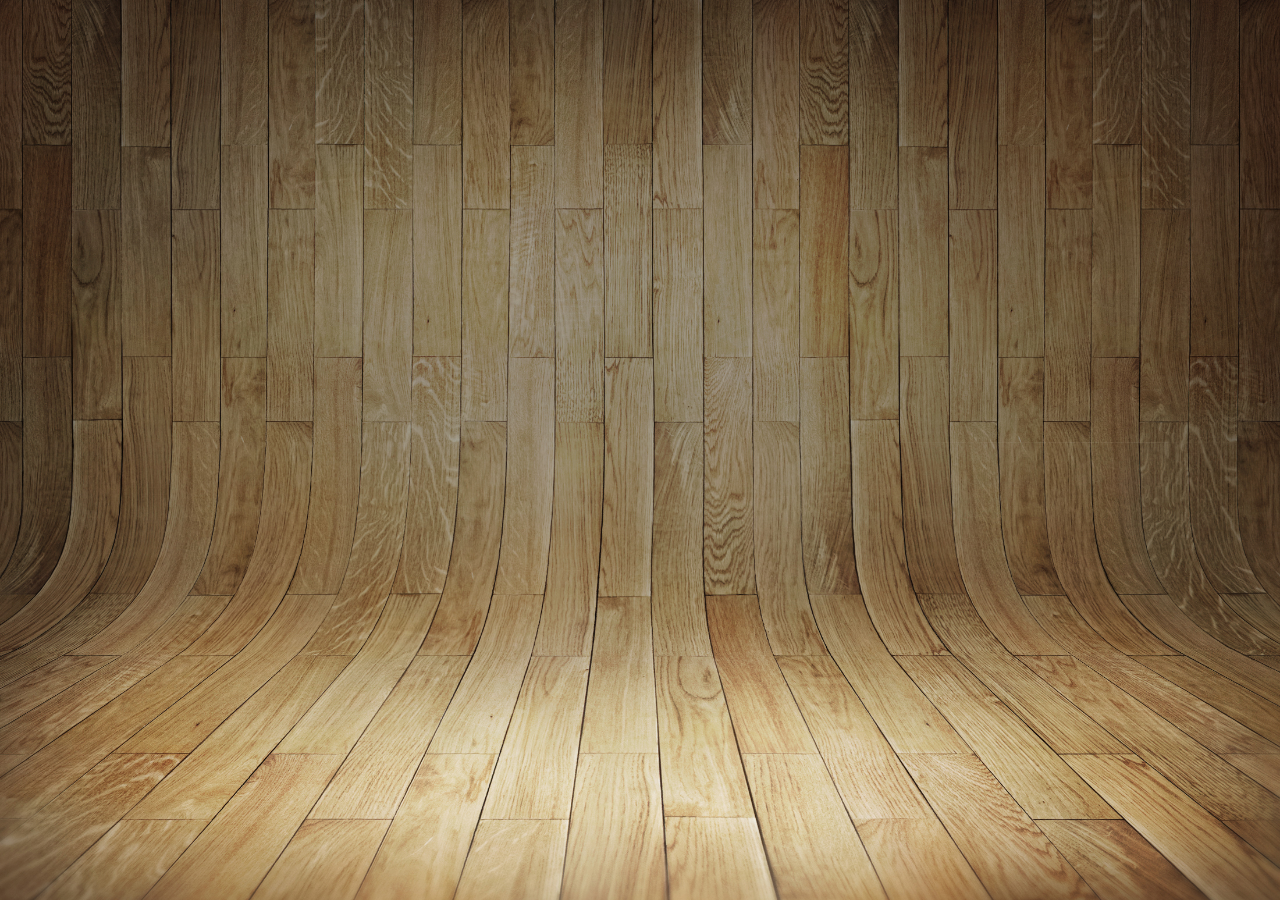
<file: index.html>
<!DOCTYPE html>
<html lang="pt-br">
<head>
    <meta charset="UTF-8">
    <meta name="viewport" content="width=device-width, initial-scale=1.0">
    <title>Projeto redes sociais</title>
    <link rel="shortcut icon" href="pacote-d013/favicon.ico" type="image/x-icon">
    <link rel="stylesheet" href="estilo/style.css">
</head>
<body>
    
</body>
</html>
</file>
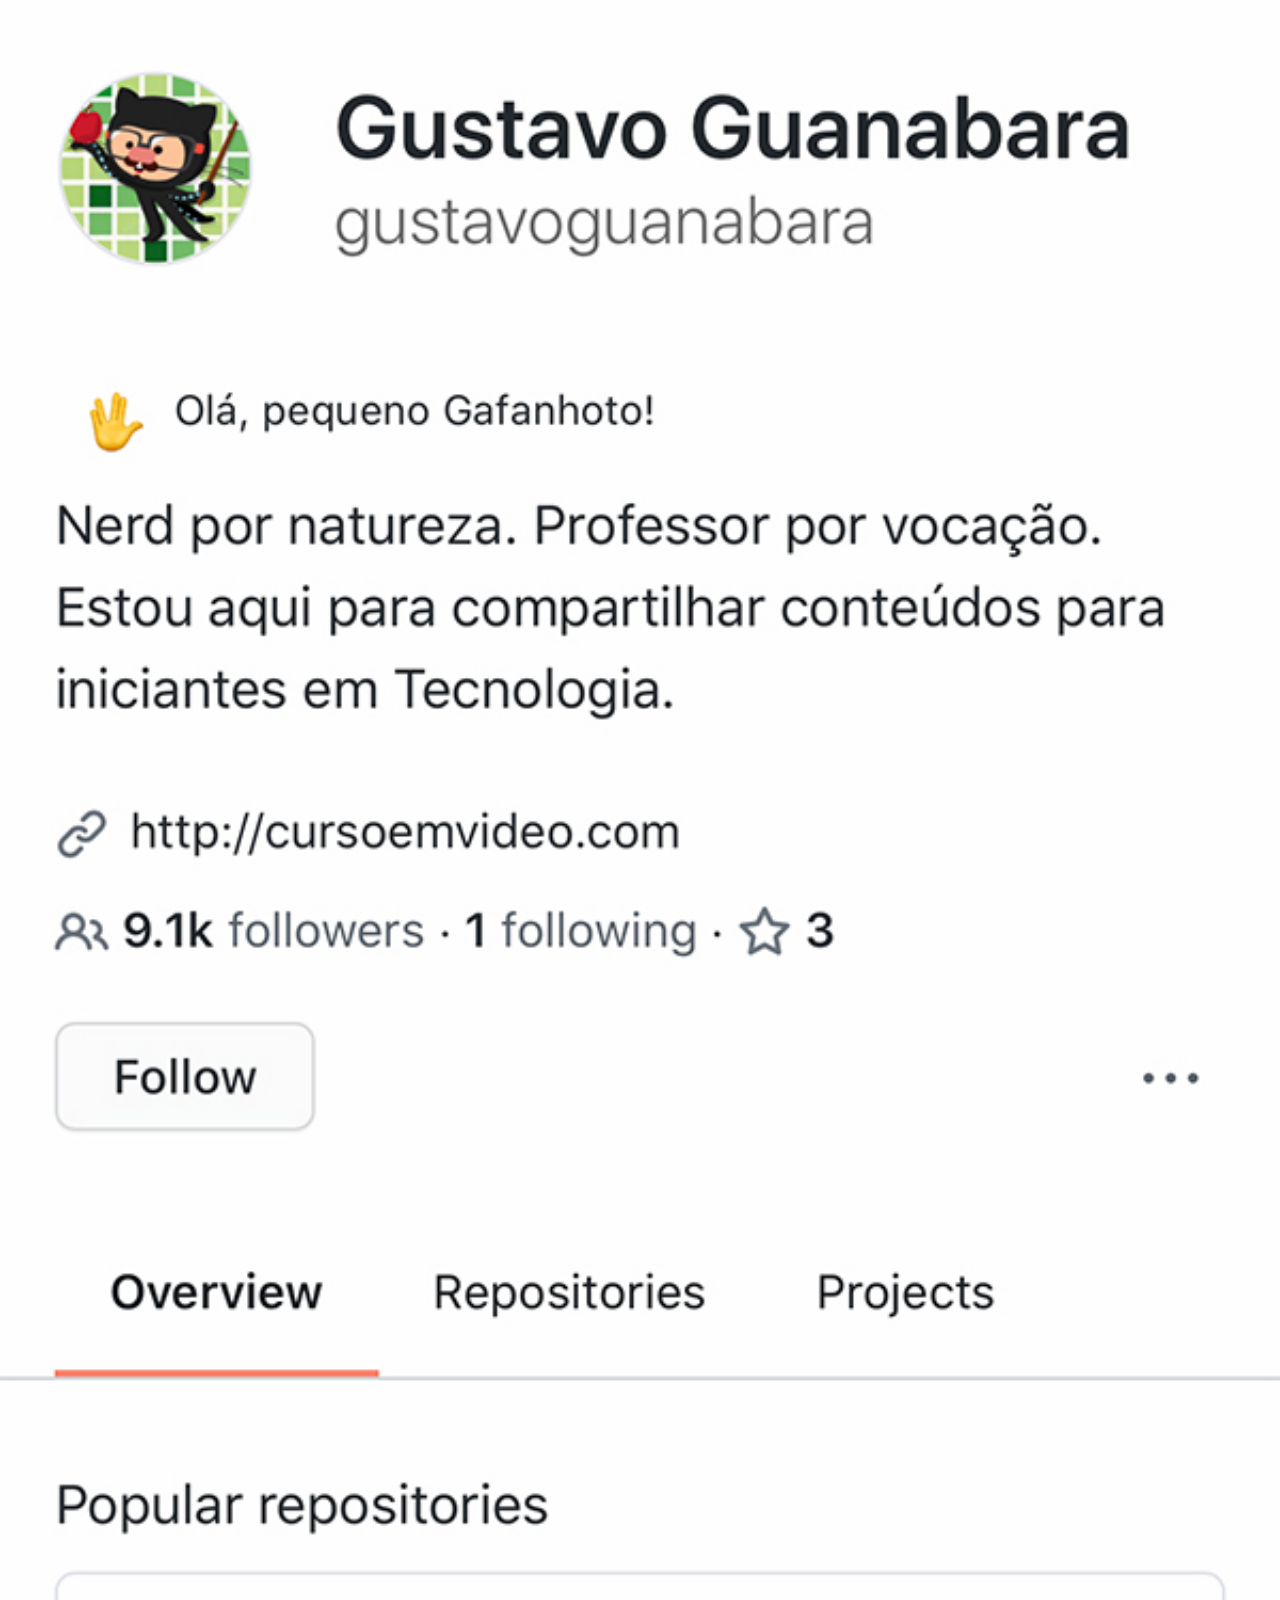
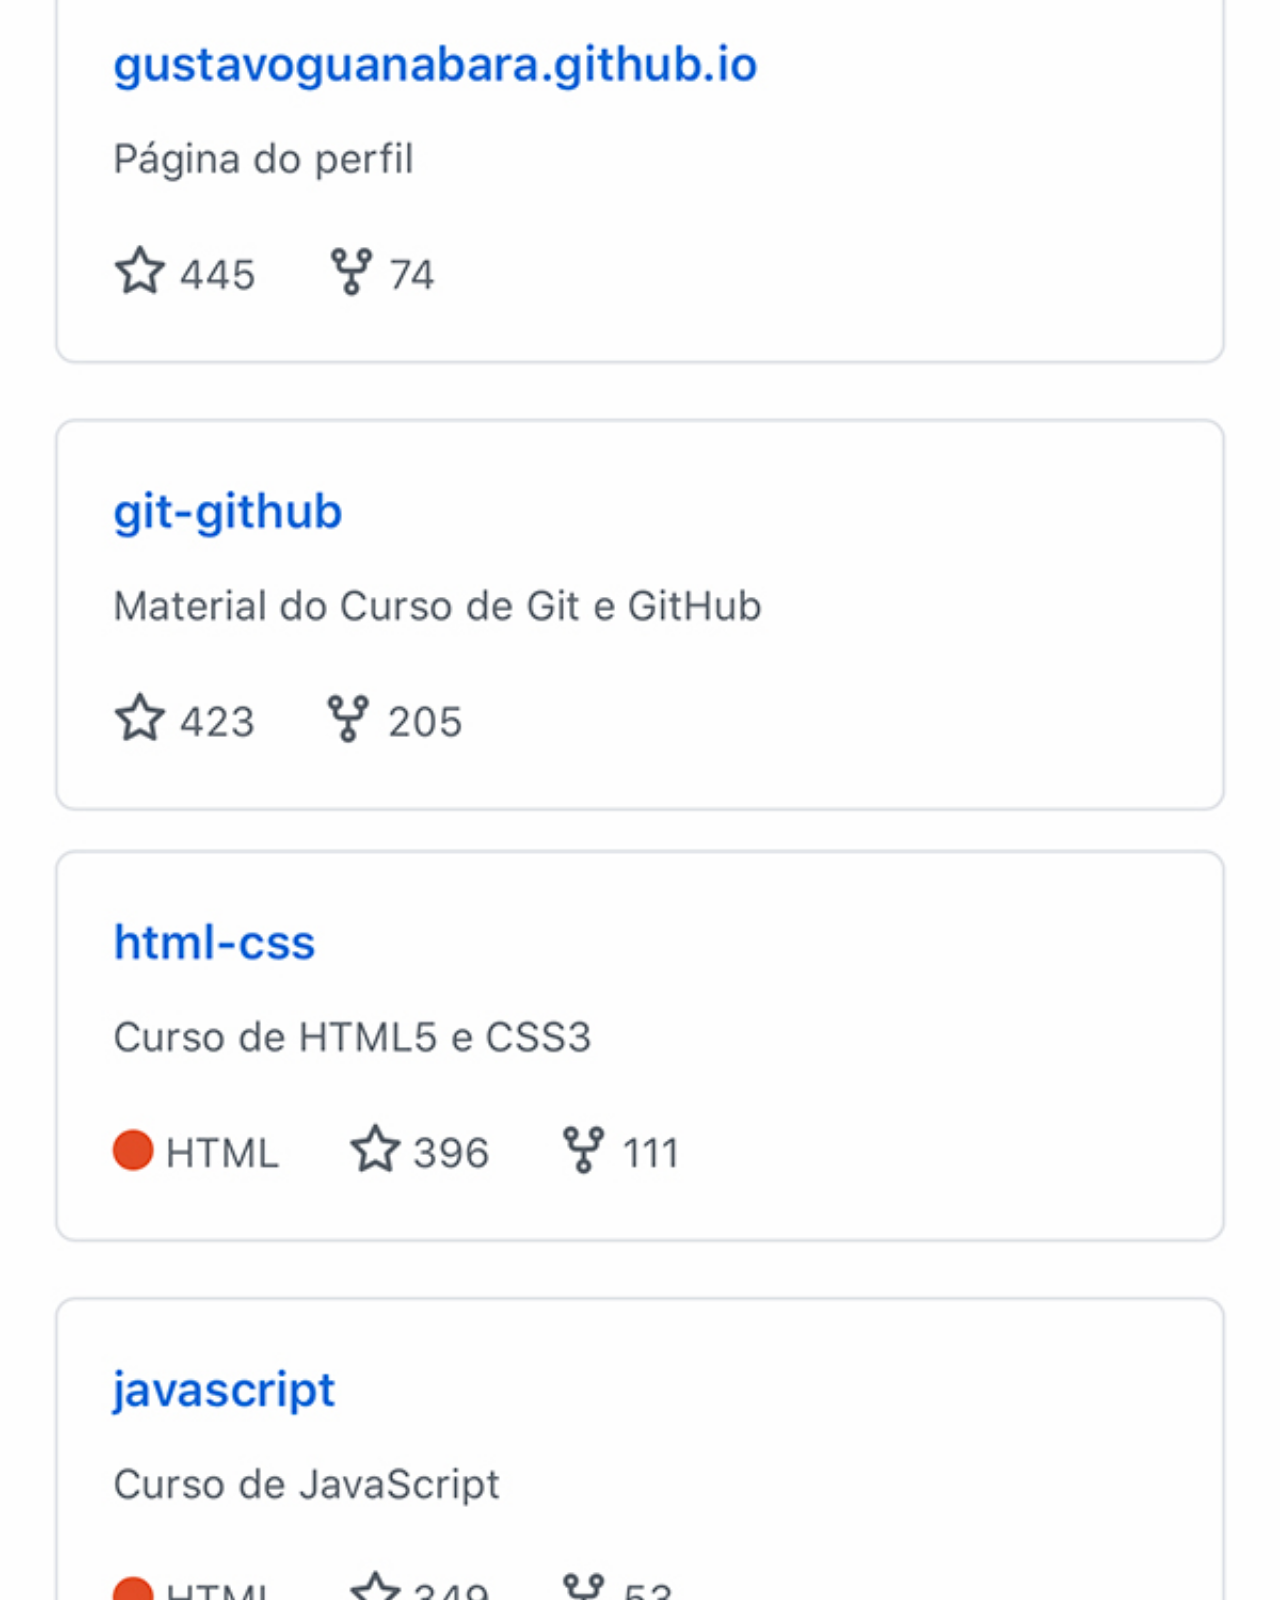
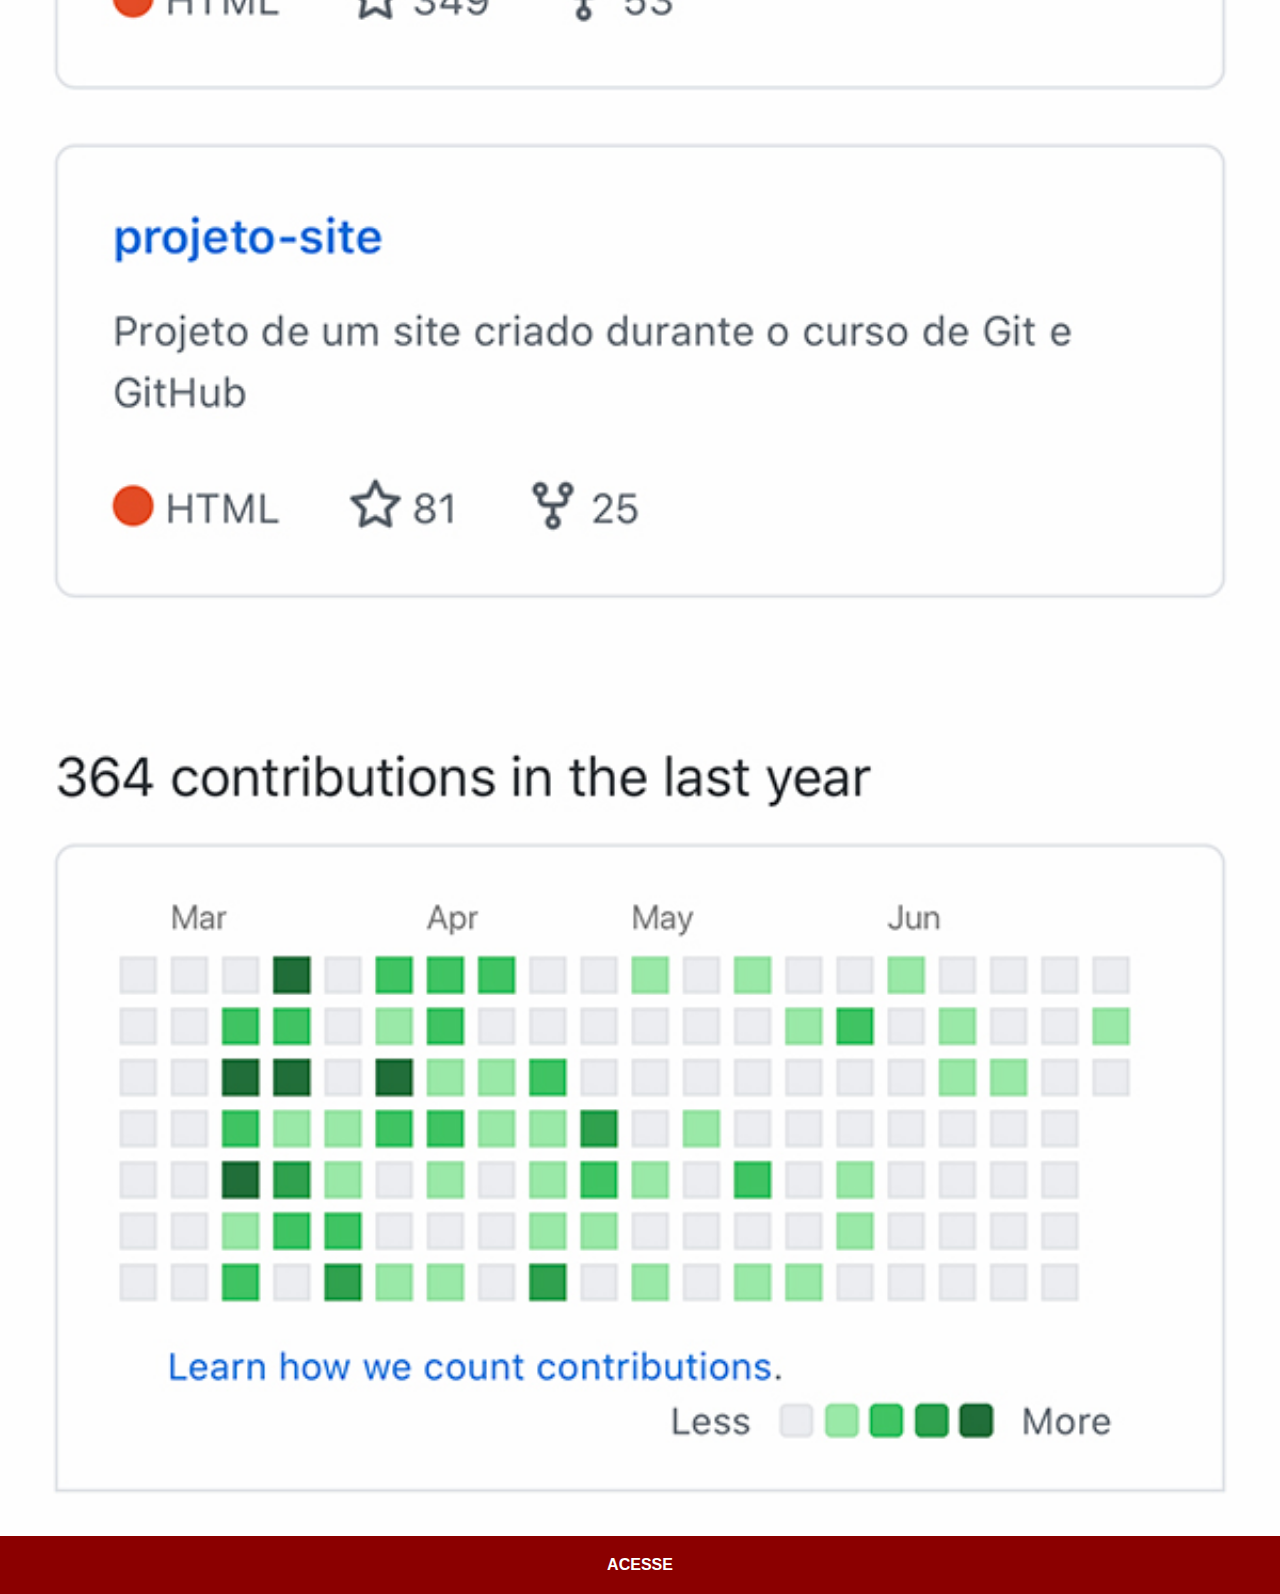
<file: github.html>
<!DOCTYPE html>
<html lang="pt-br">
<head>
    <meta charset="UTF-8">
    <meta name="viewport" content="width=device-width, initial-scale=1.0">
    <title>Github</title>
    <link rel="stylesheet" href="estilo/socials.css">
</head>
<body>
    <img src="pacote-d013/imagens/tela-github.jpg" alt="tela github">
    <a href="https://github.com/gustavoguanabara" target="_blank">ACESSE</a>
</body>
</html>
</file>
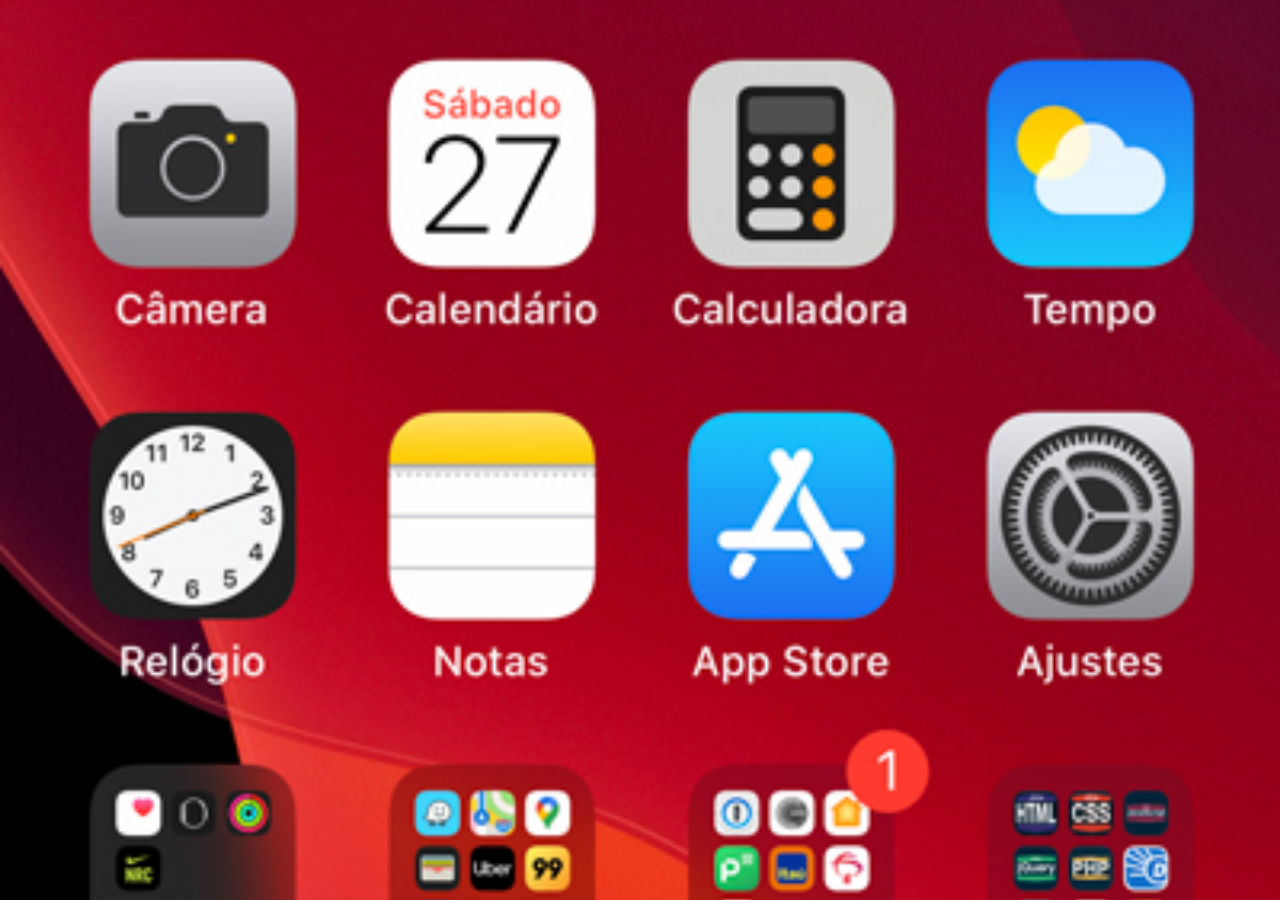
<file: home.html>
<!DOCTYPE html>
<html lang="pt-br">
<head>
    <meta charset="UTF-8">
    <meta name="viewport" content="width=device-width, initial-scale=1.0">
    <title>Home</title>
    <style>
        *{
            margin: 0;
            padding: 0;
        }

        body{
            height: 100vh;
            width: 100vw;
            background: black url('pacote-d013/imagens/tela-home.jpg') no-repeat top center;
            background-size: cover;
        }
    </style>
</head>
<body>
    
</body>
</html>
</file>
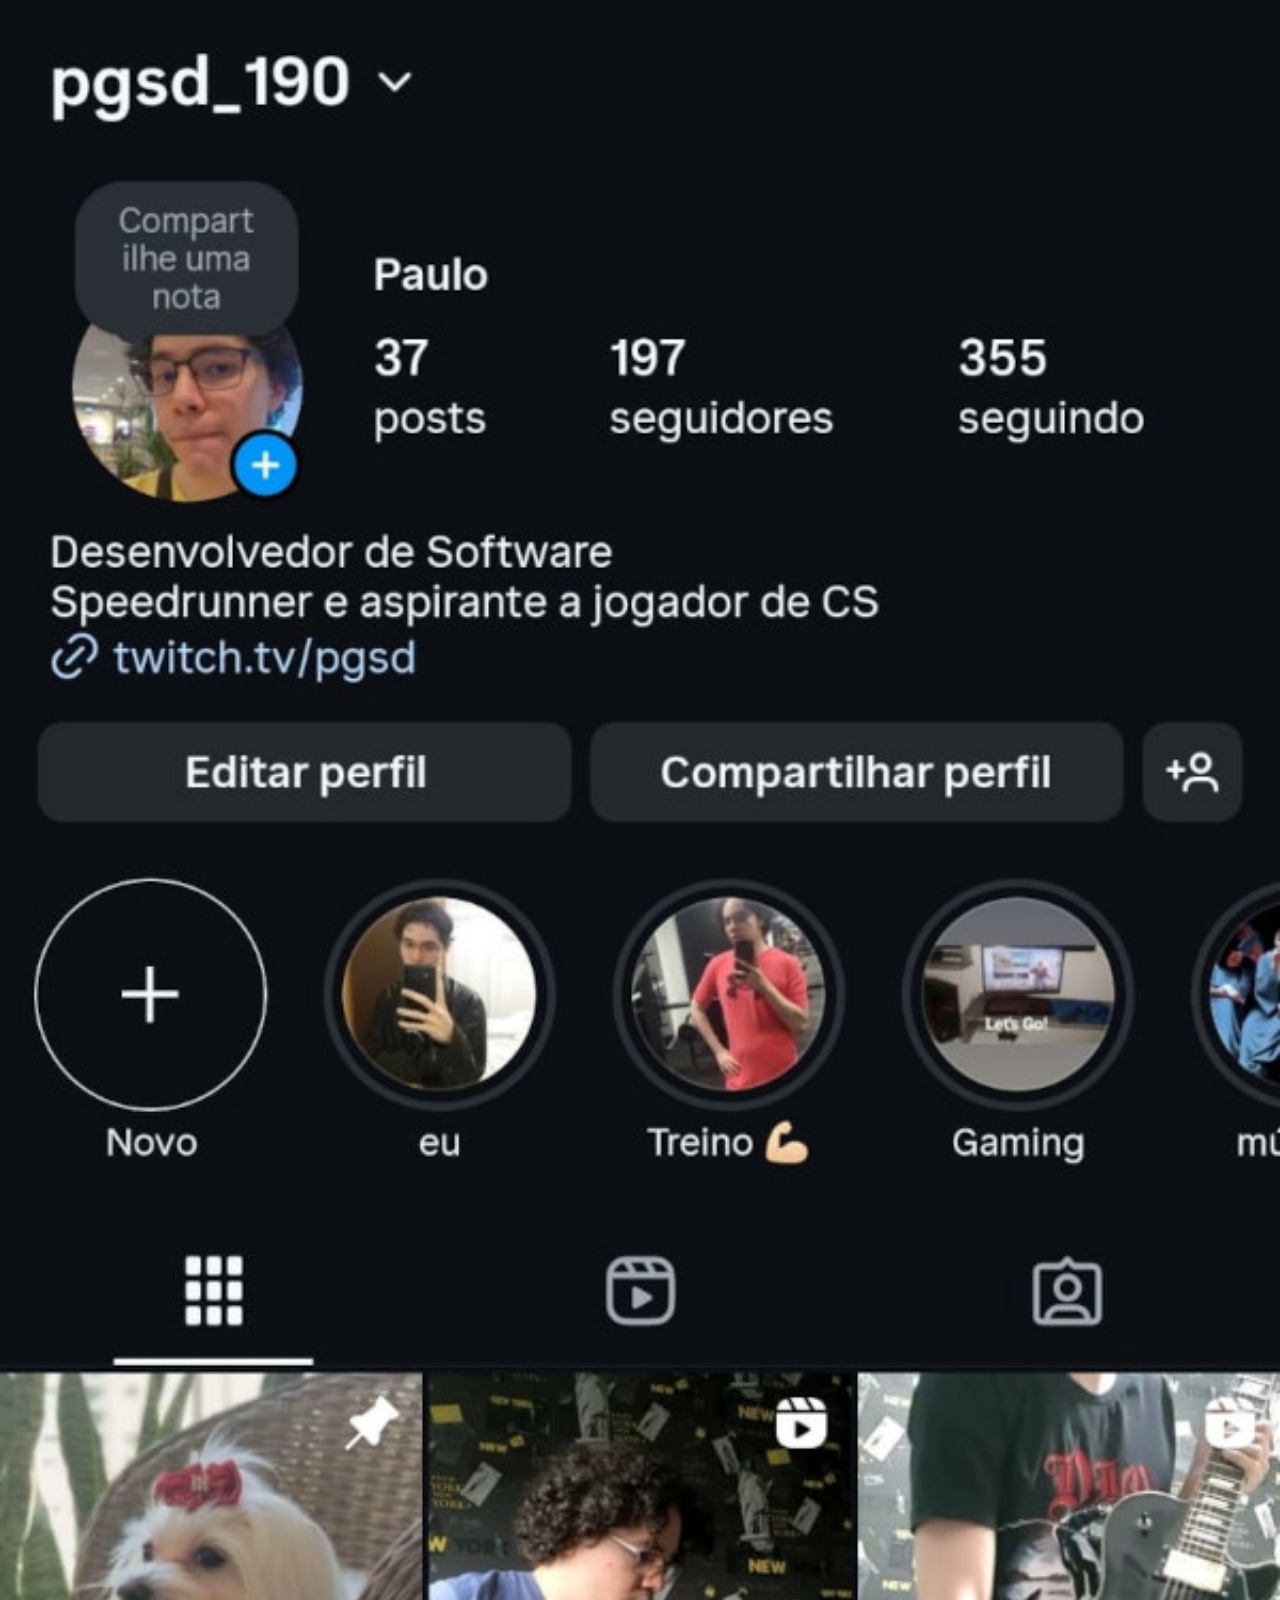
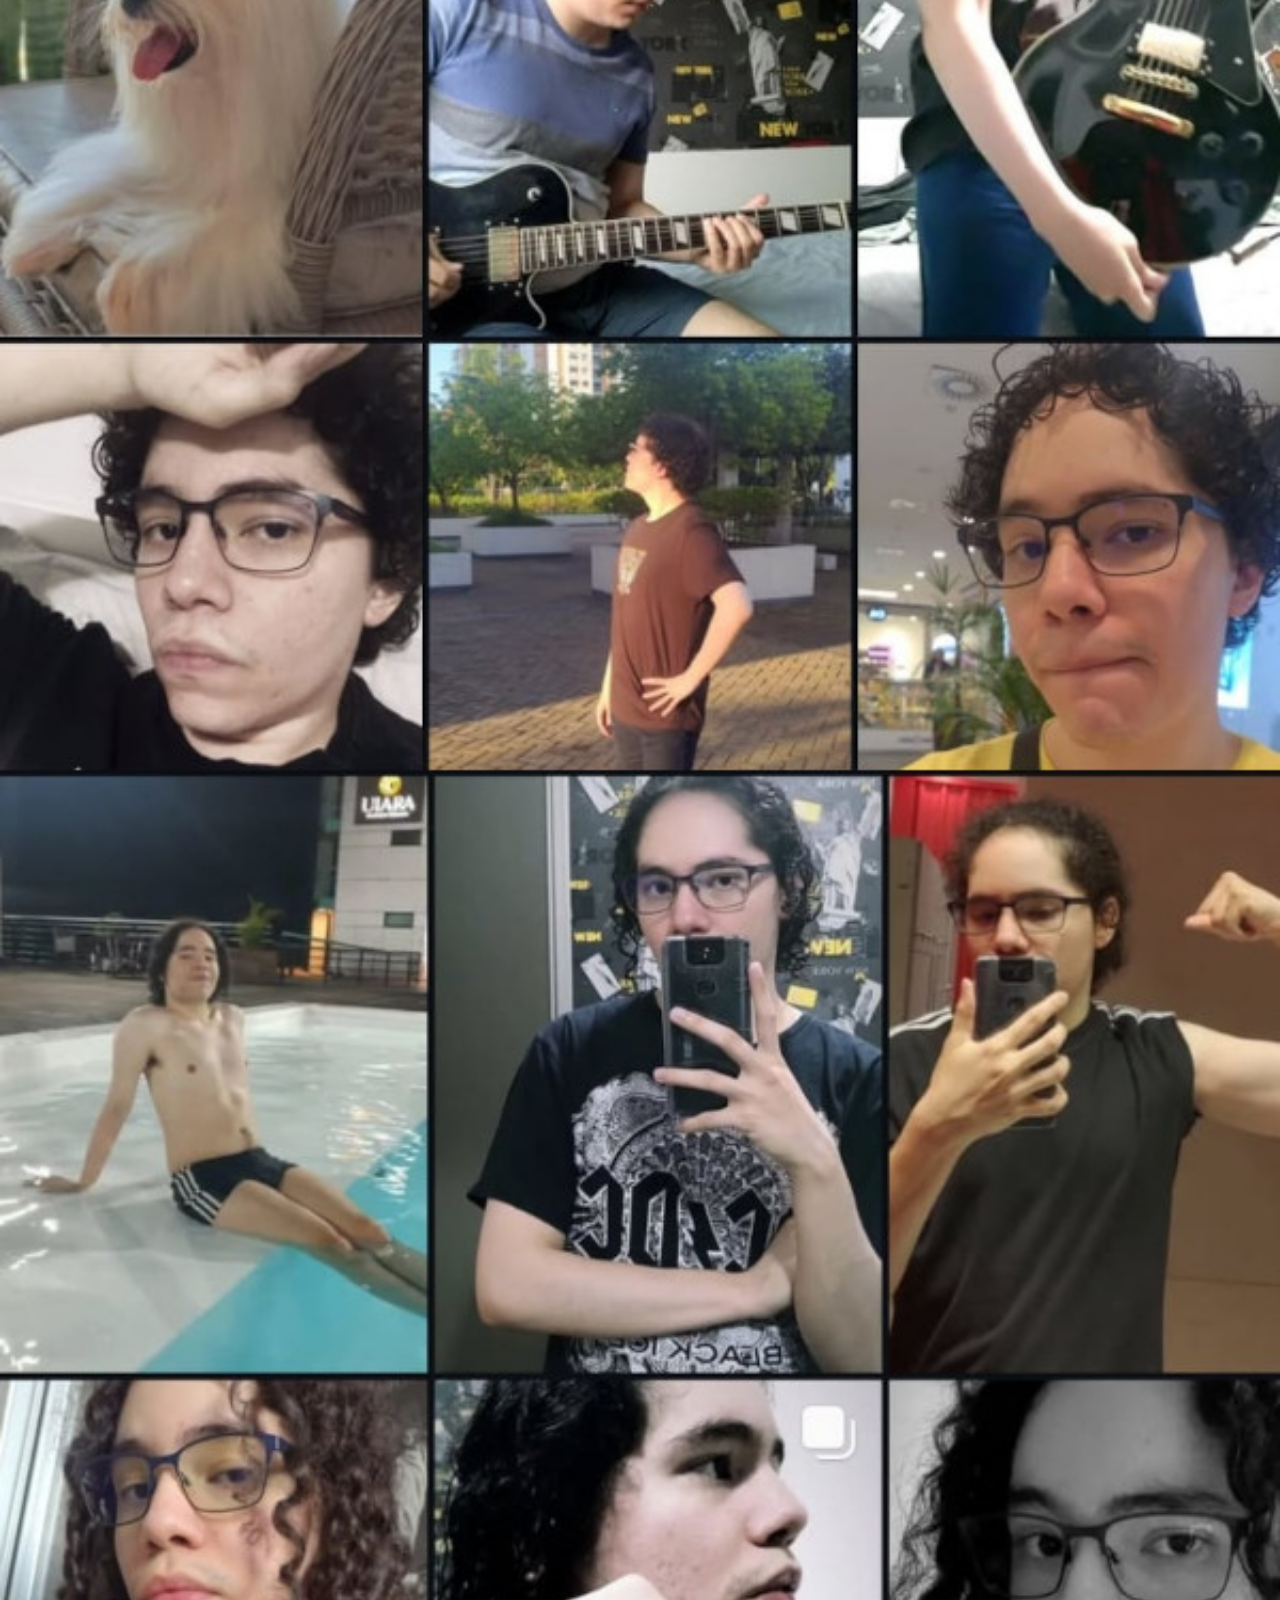
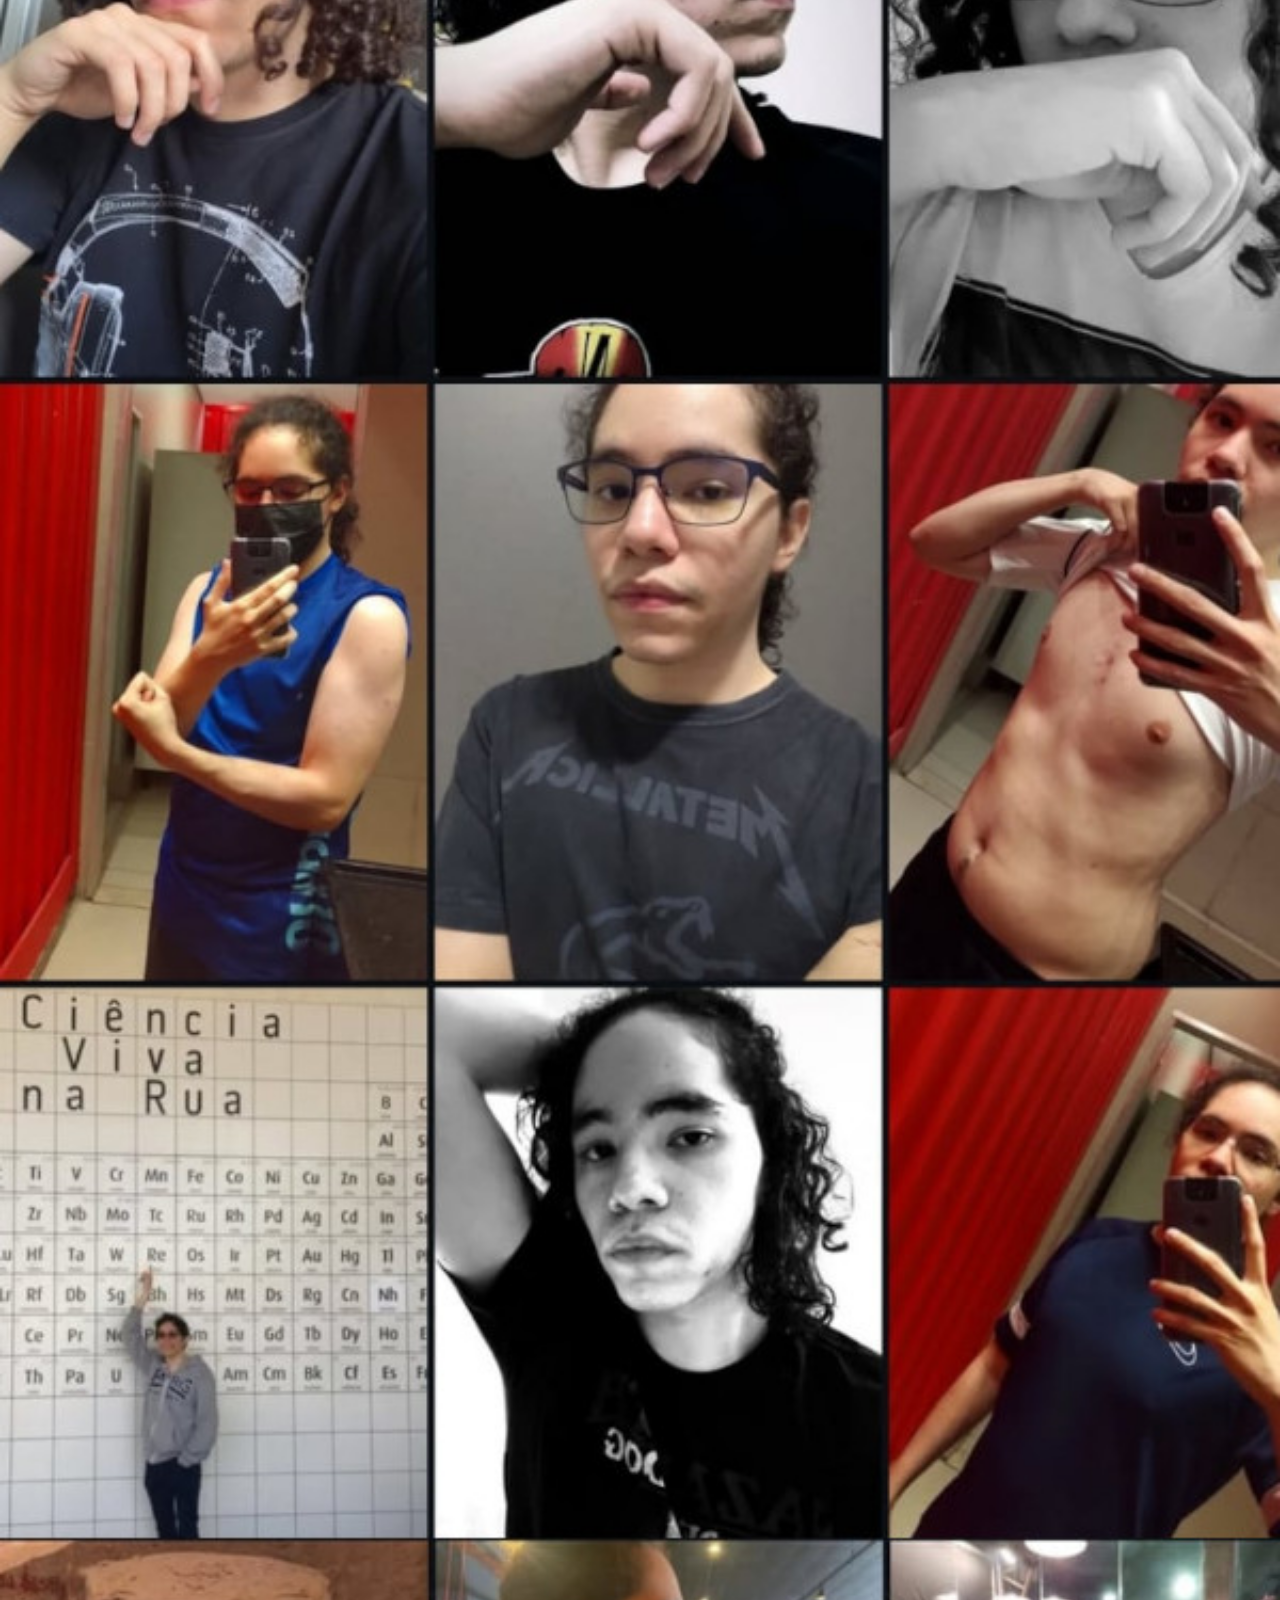
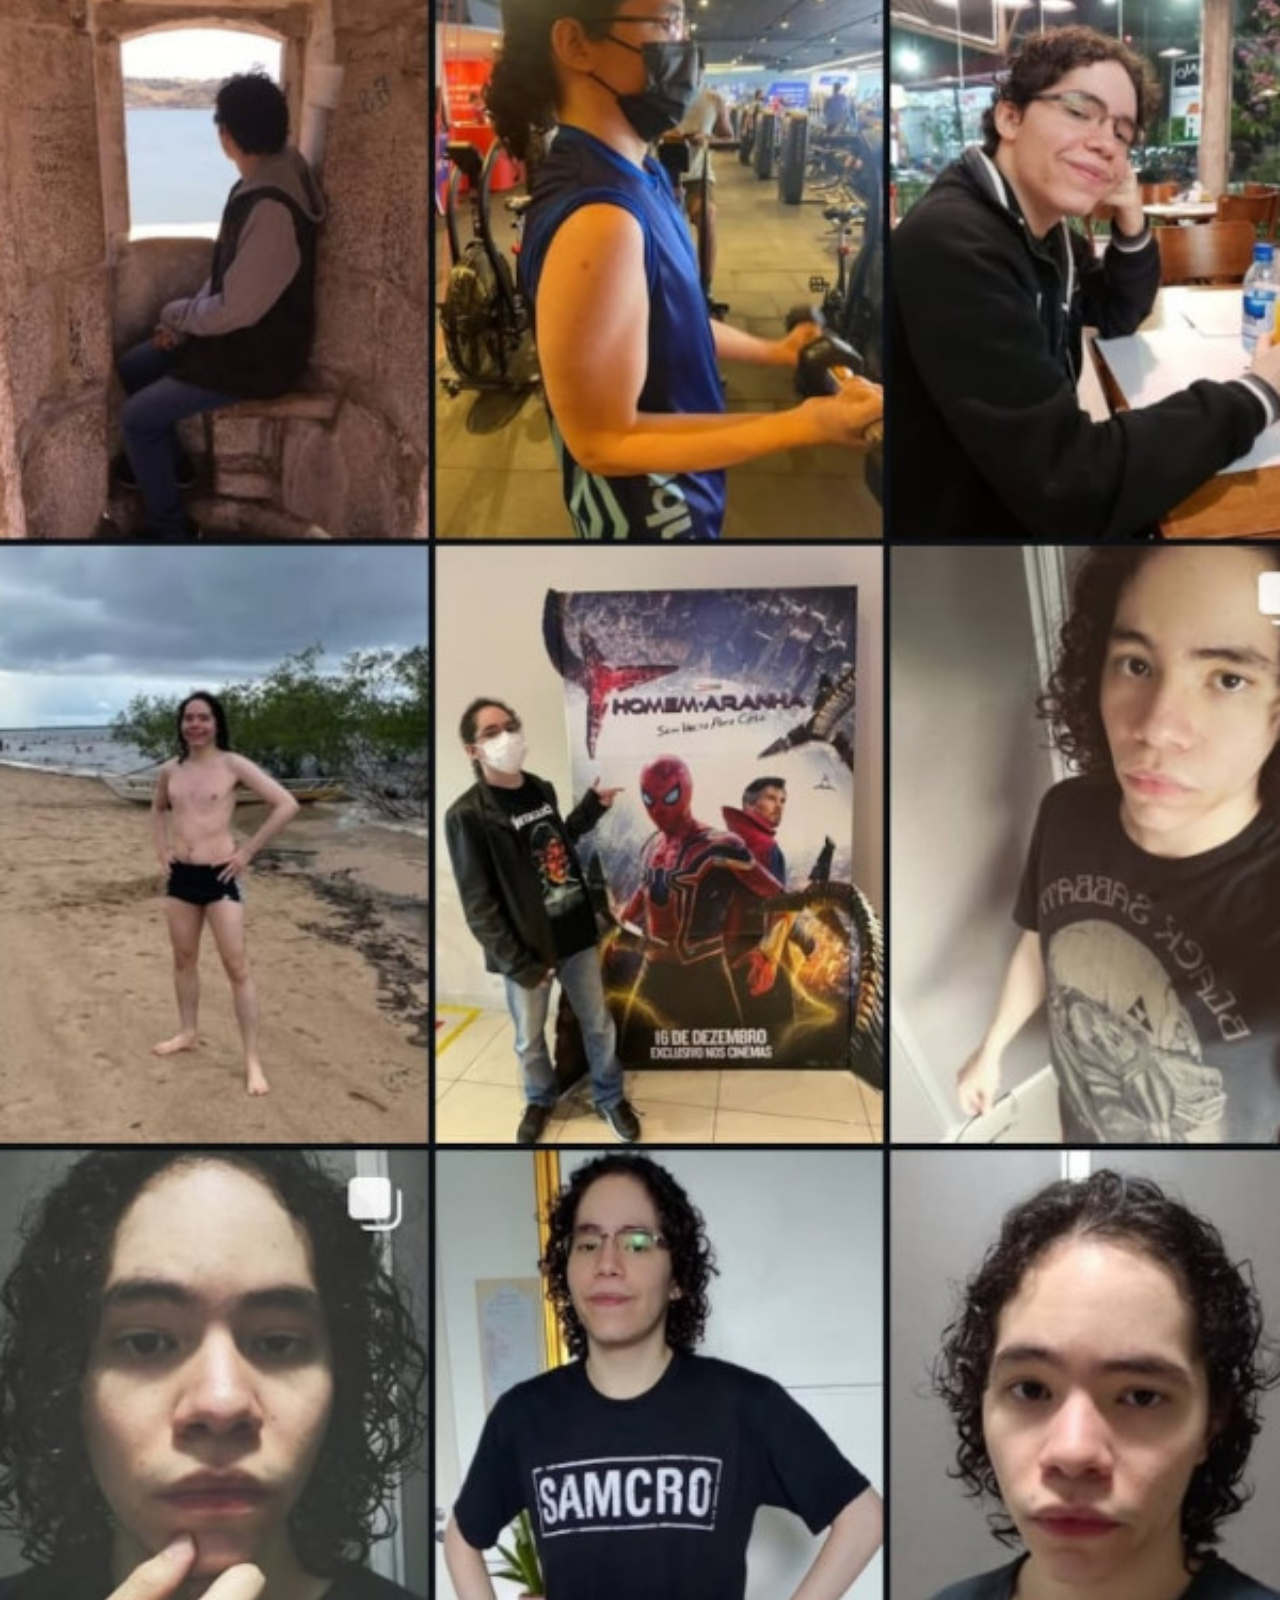
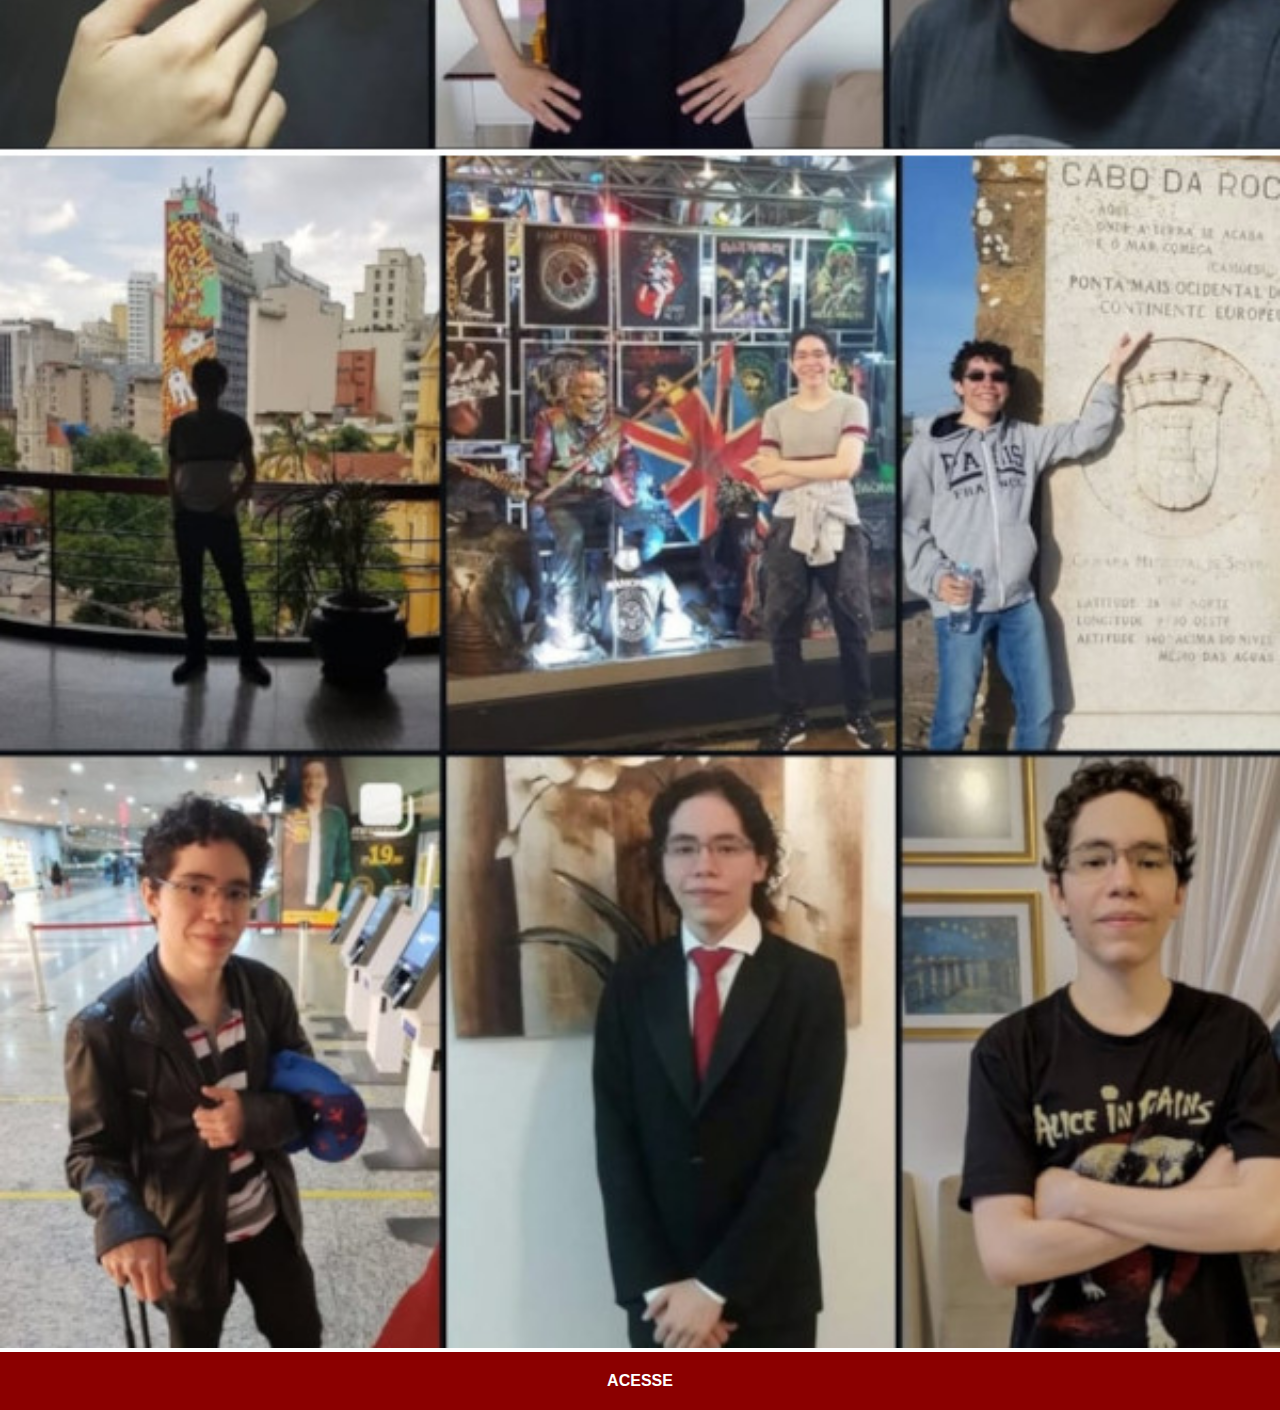
<file: instagram.html>
<!DOCTYPE html>
<html lang="pt-br">
<head>
    <meta charset="UTF-8">
    <meta name="viewport" content="width=device-width, initial-scale=1.0">
    <title>Instagram</title>
    <link rel="stylesheet" href="estilo/socials.css">
</head>
<body>
    <img src="pacote-d013/imagens/tela-instagram-pg.jpg" alt="tela instagram">
    <a href="https://www.instagram.com/pgsd_190?igsh=MWIzdnAwNXd3dXQw" target="_blank">ACESSE</a>
</body>
</html>
</file>
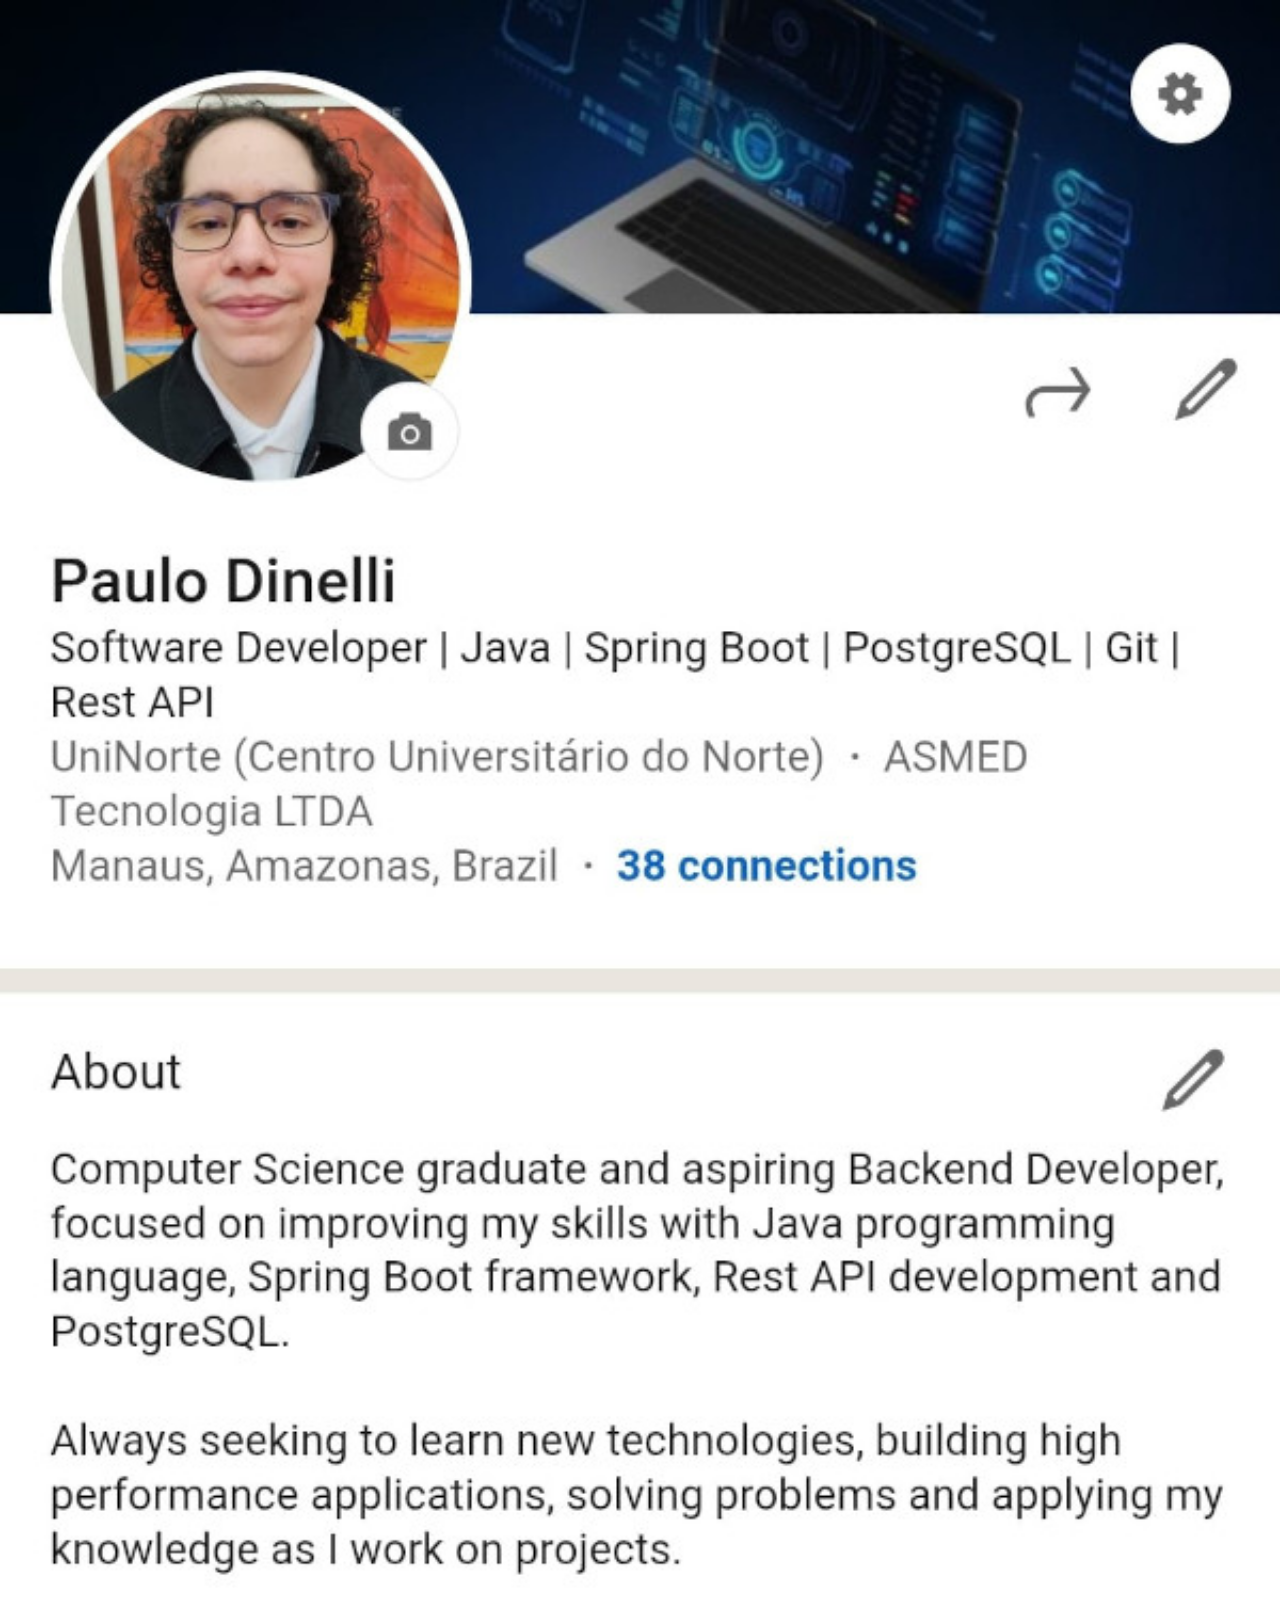
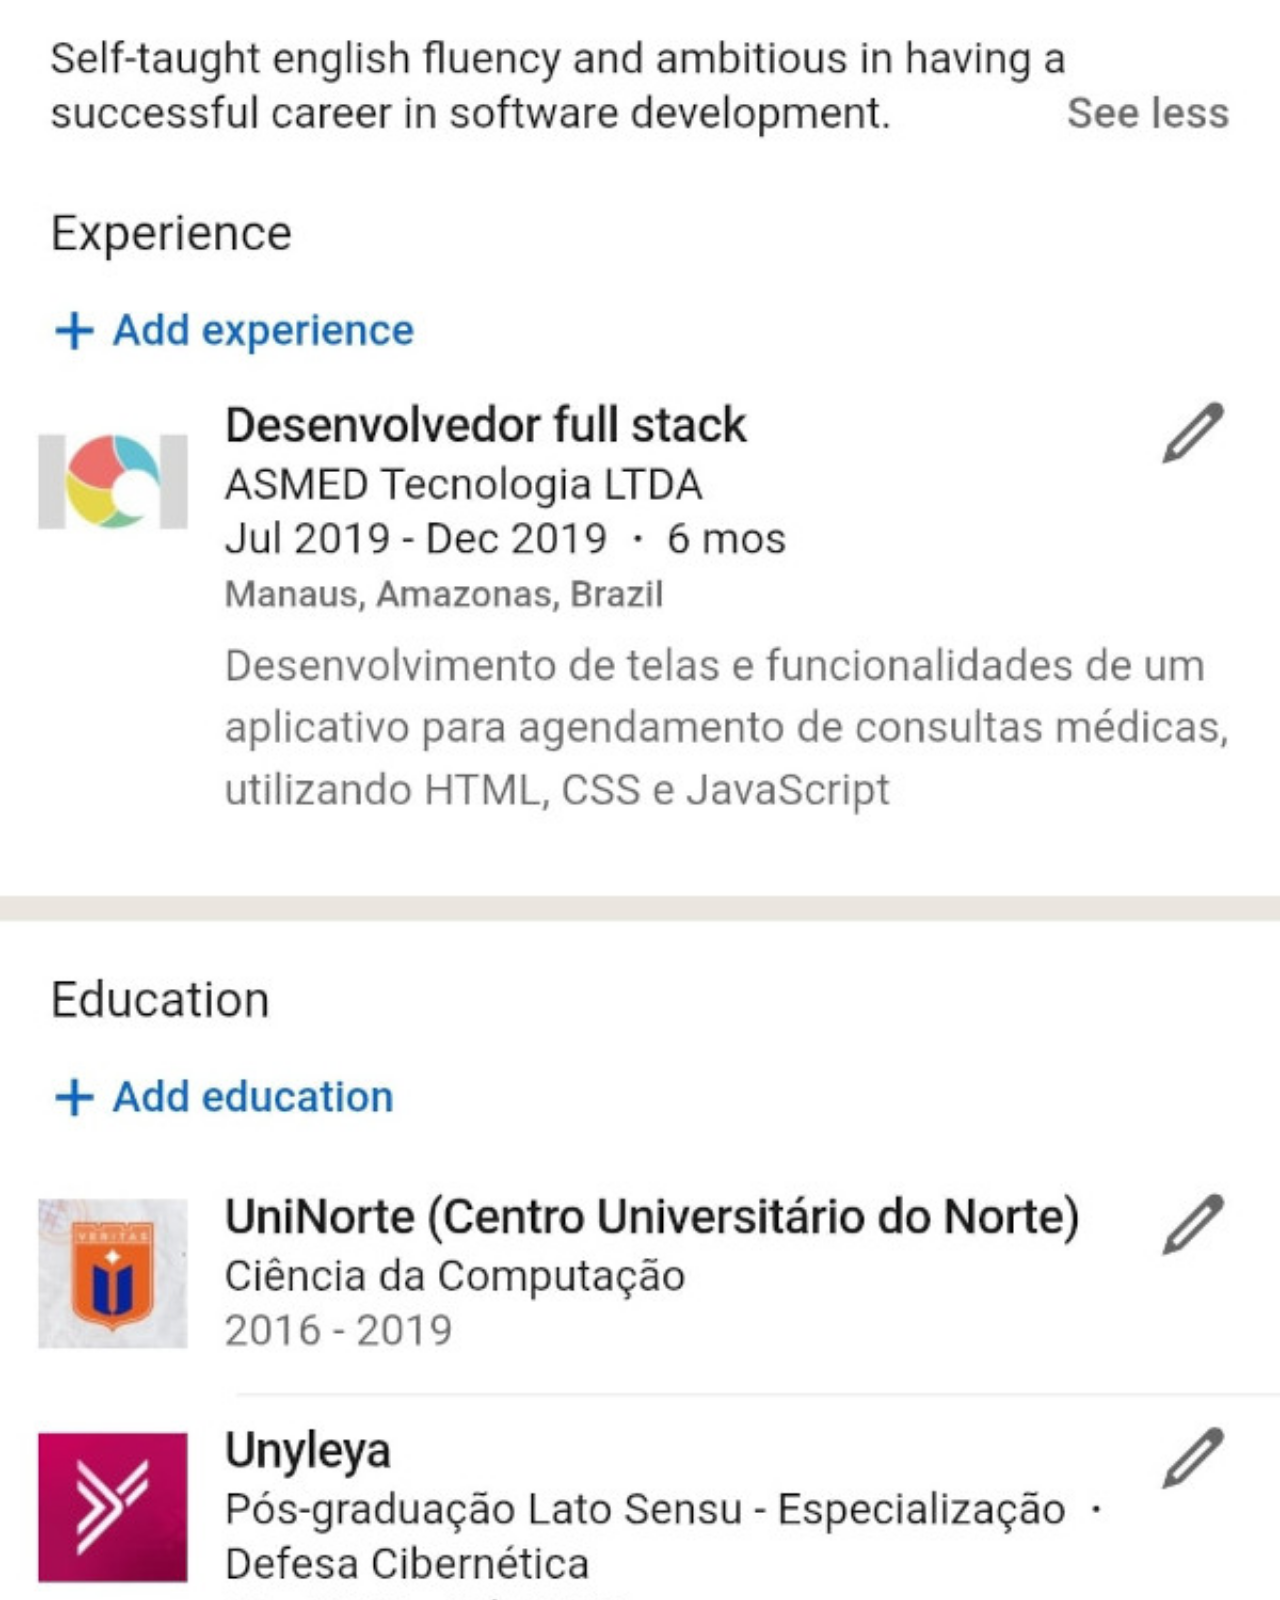
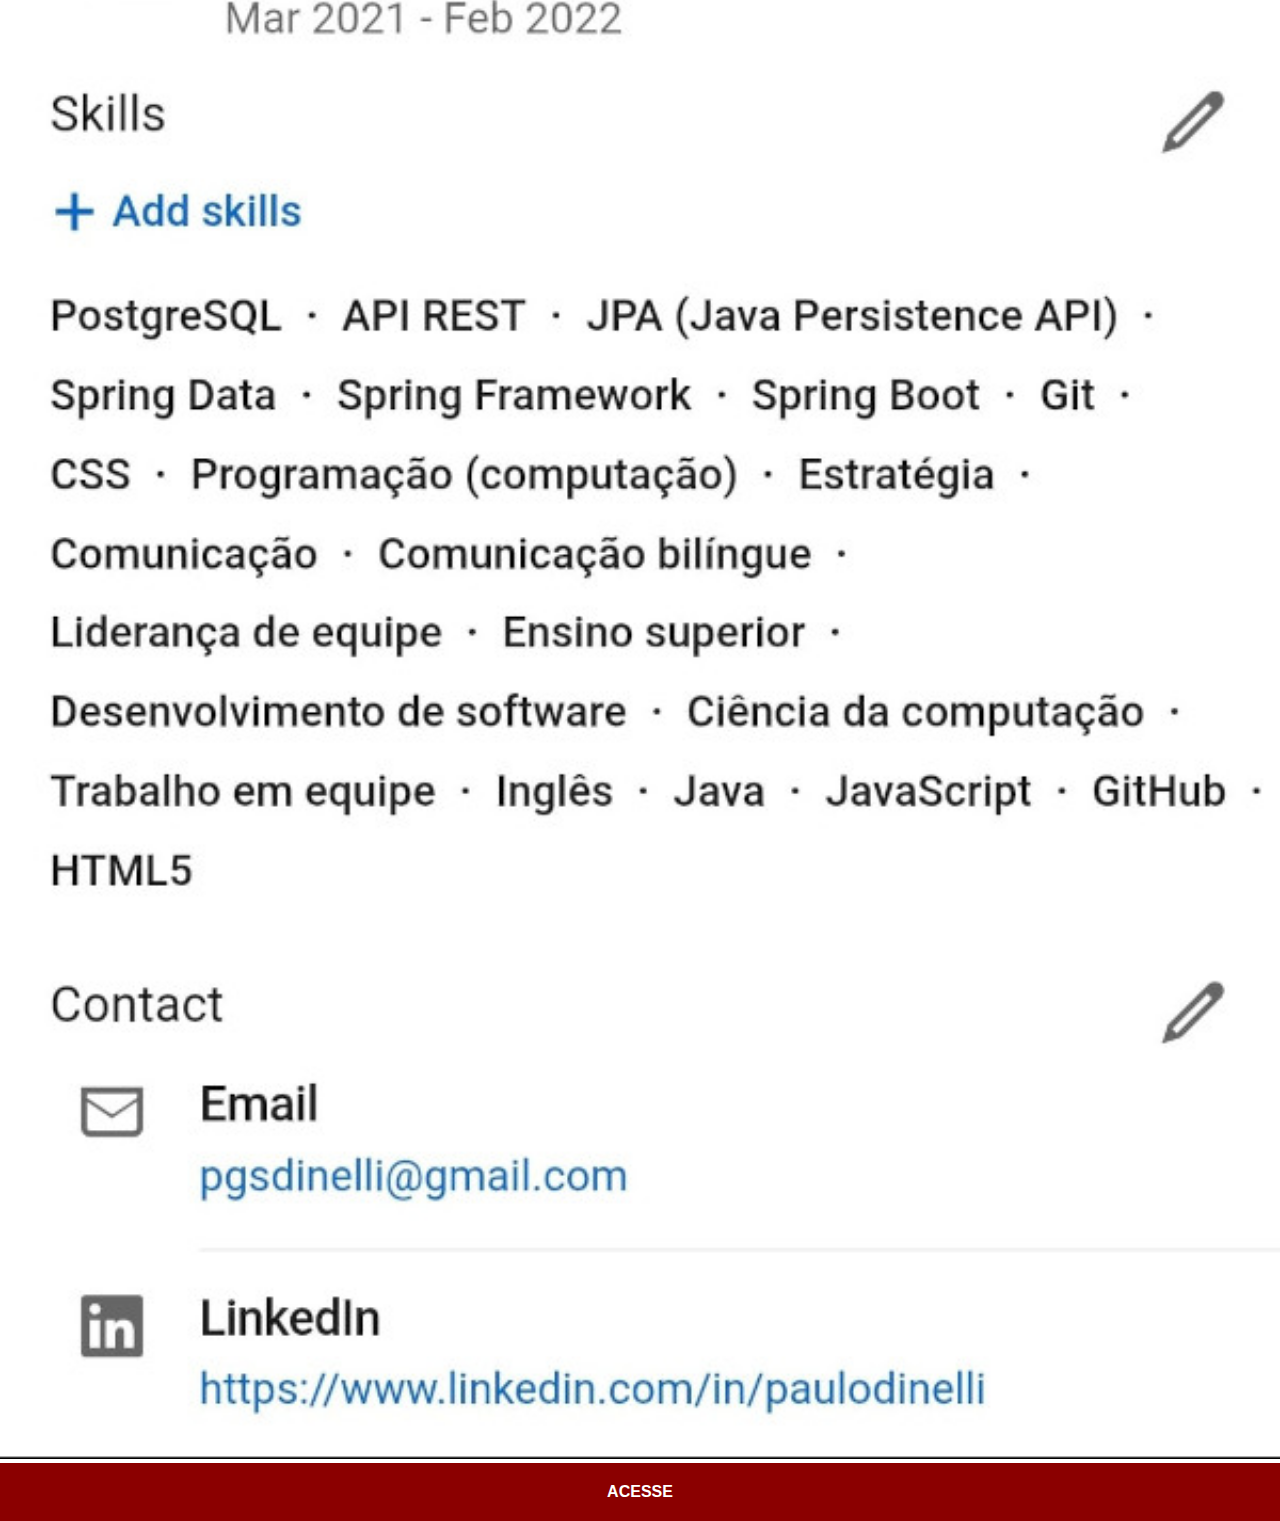
<file: linkedin.html>
<!DOCTYPE html>
<html lang="pt-br">
<head>
    <meta charset="UTF-8">
    <meta name="viewport" content="width=device-width, initial-scale=1.0">
    <title>Linkedin</title>
    <link rel="stylesheet" href="estilo/socials.css">
</head>
<body>
    <img src="pacote-d013/imagens/tela-Linkedin-pg.jpg" alt="tela linkedin">
    <a href="https://www.linkedin.com/in/paulodinelli/" target="_blank">ACESSE</a>
</body>
</html>
</file>
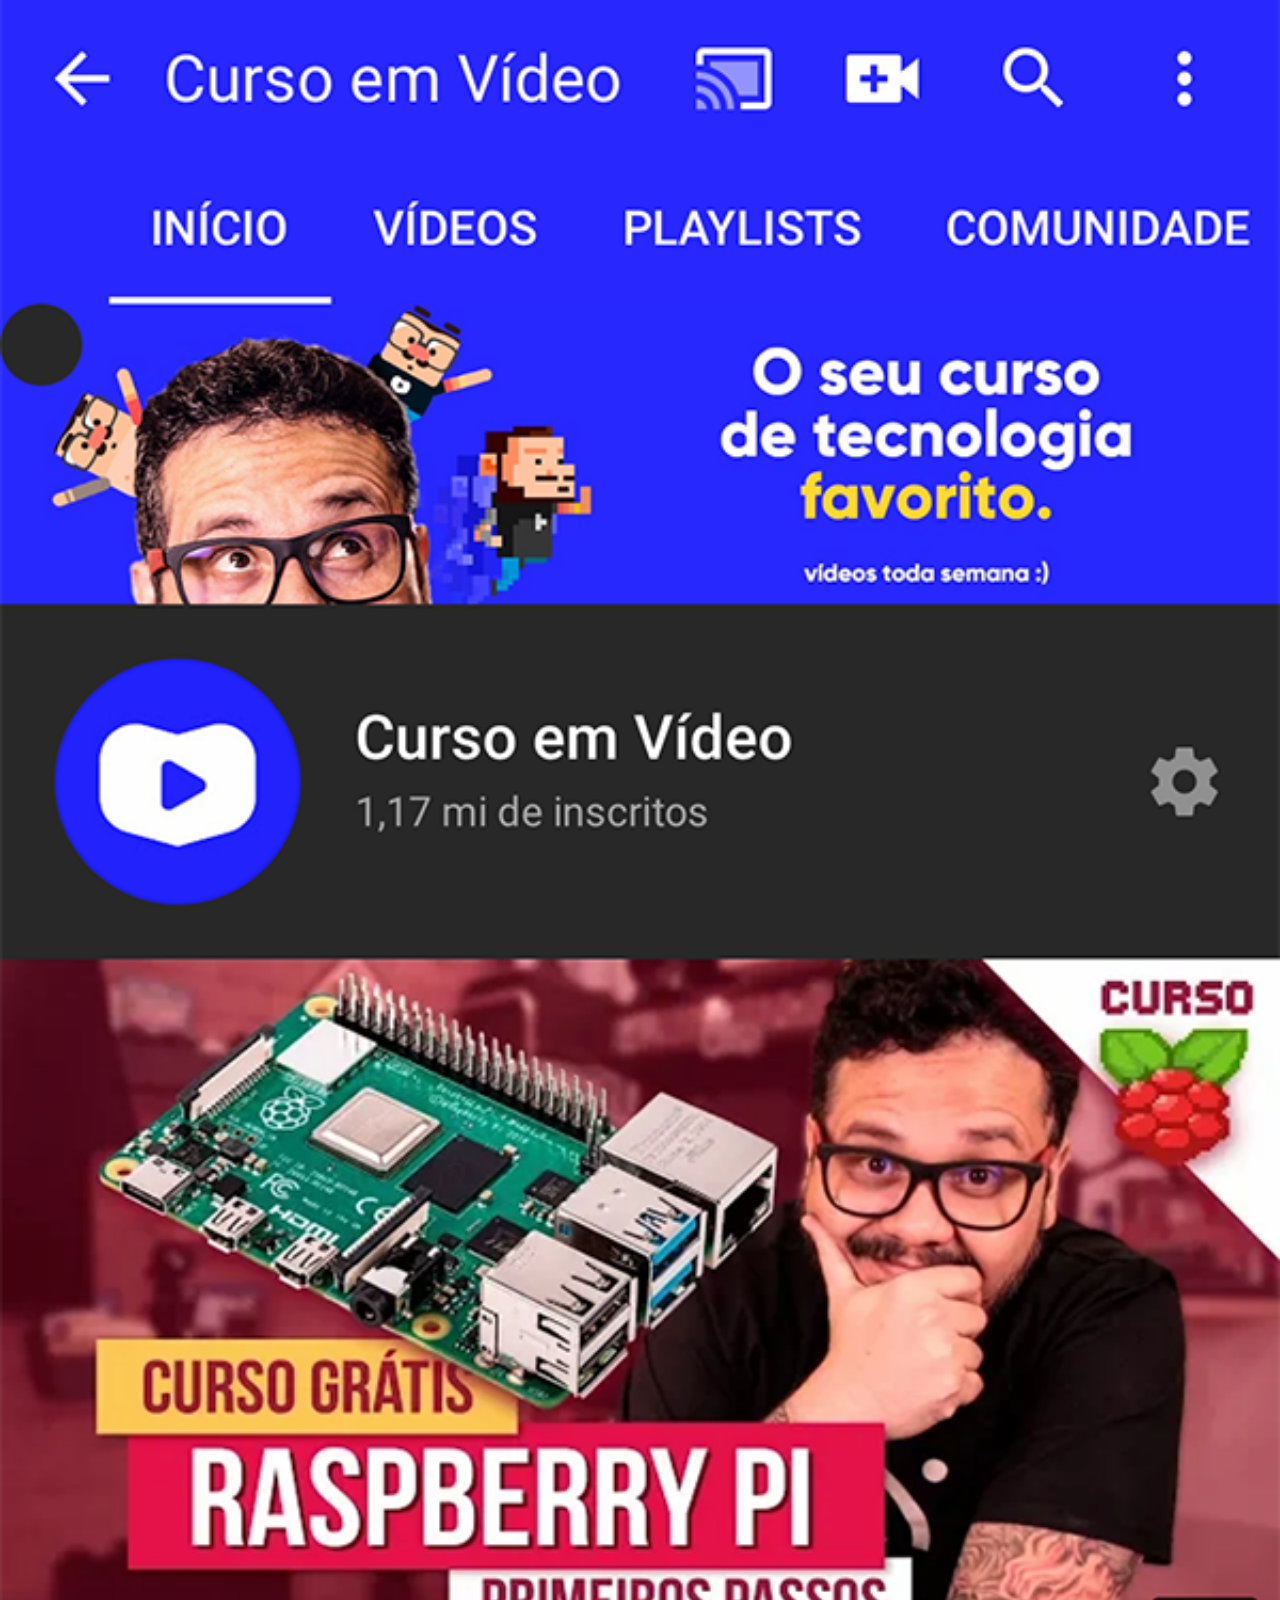
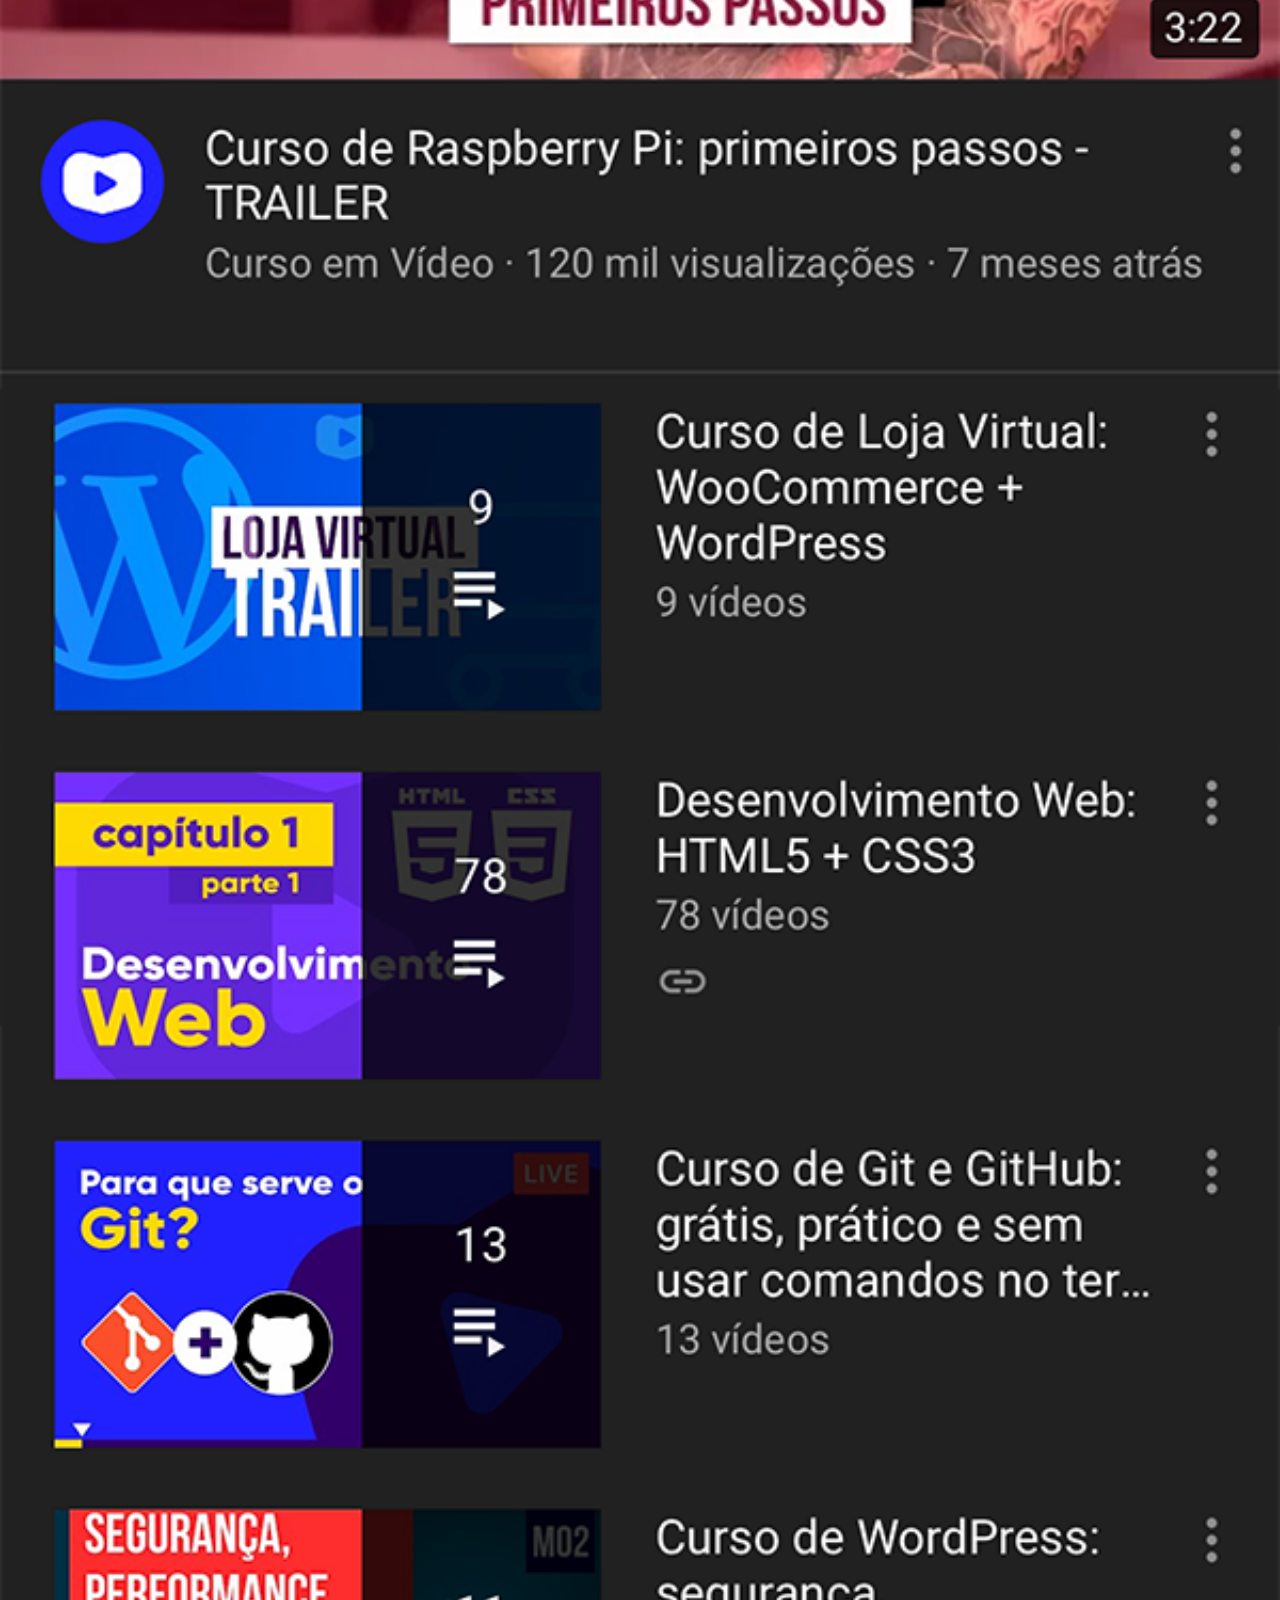
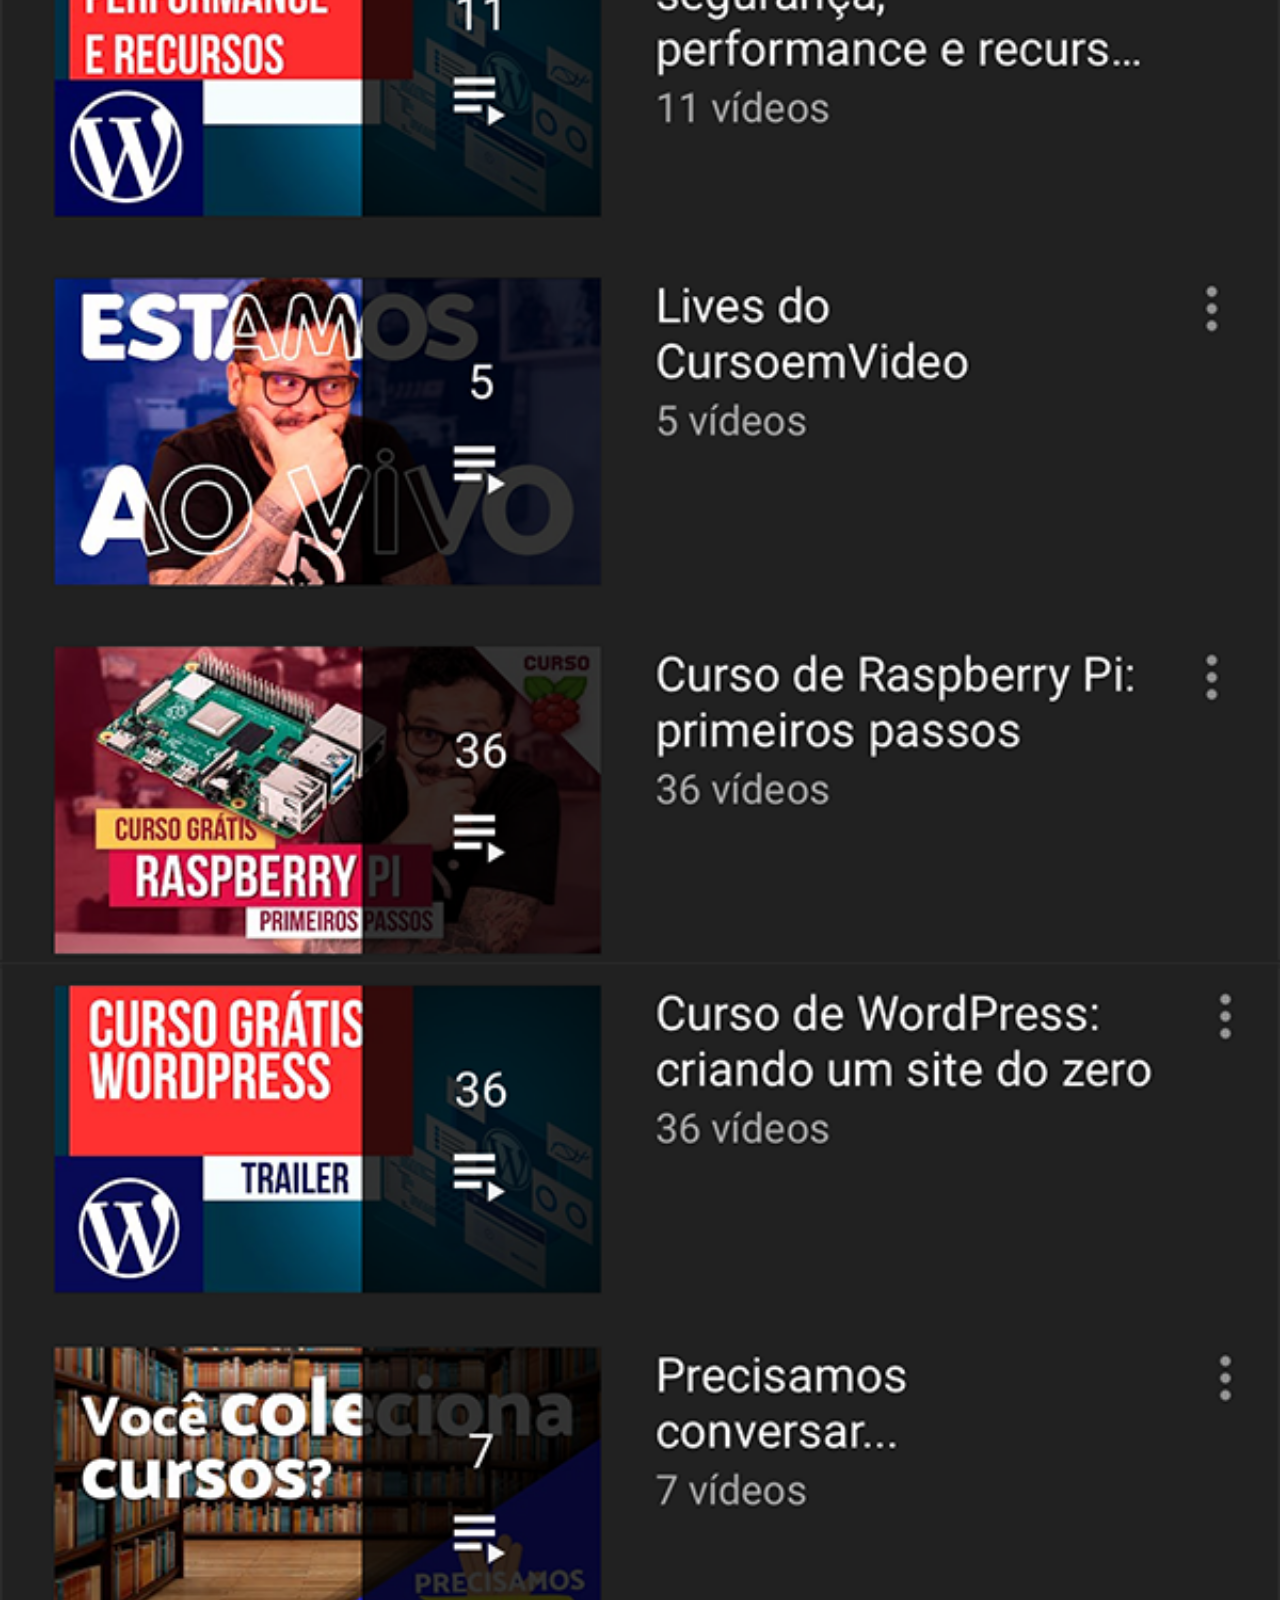
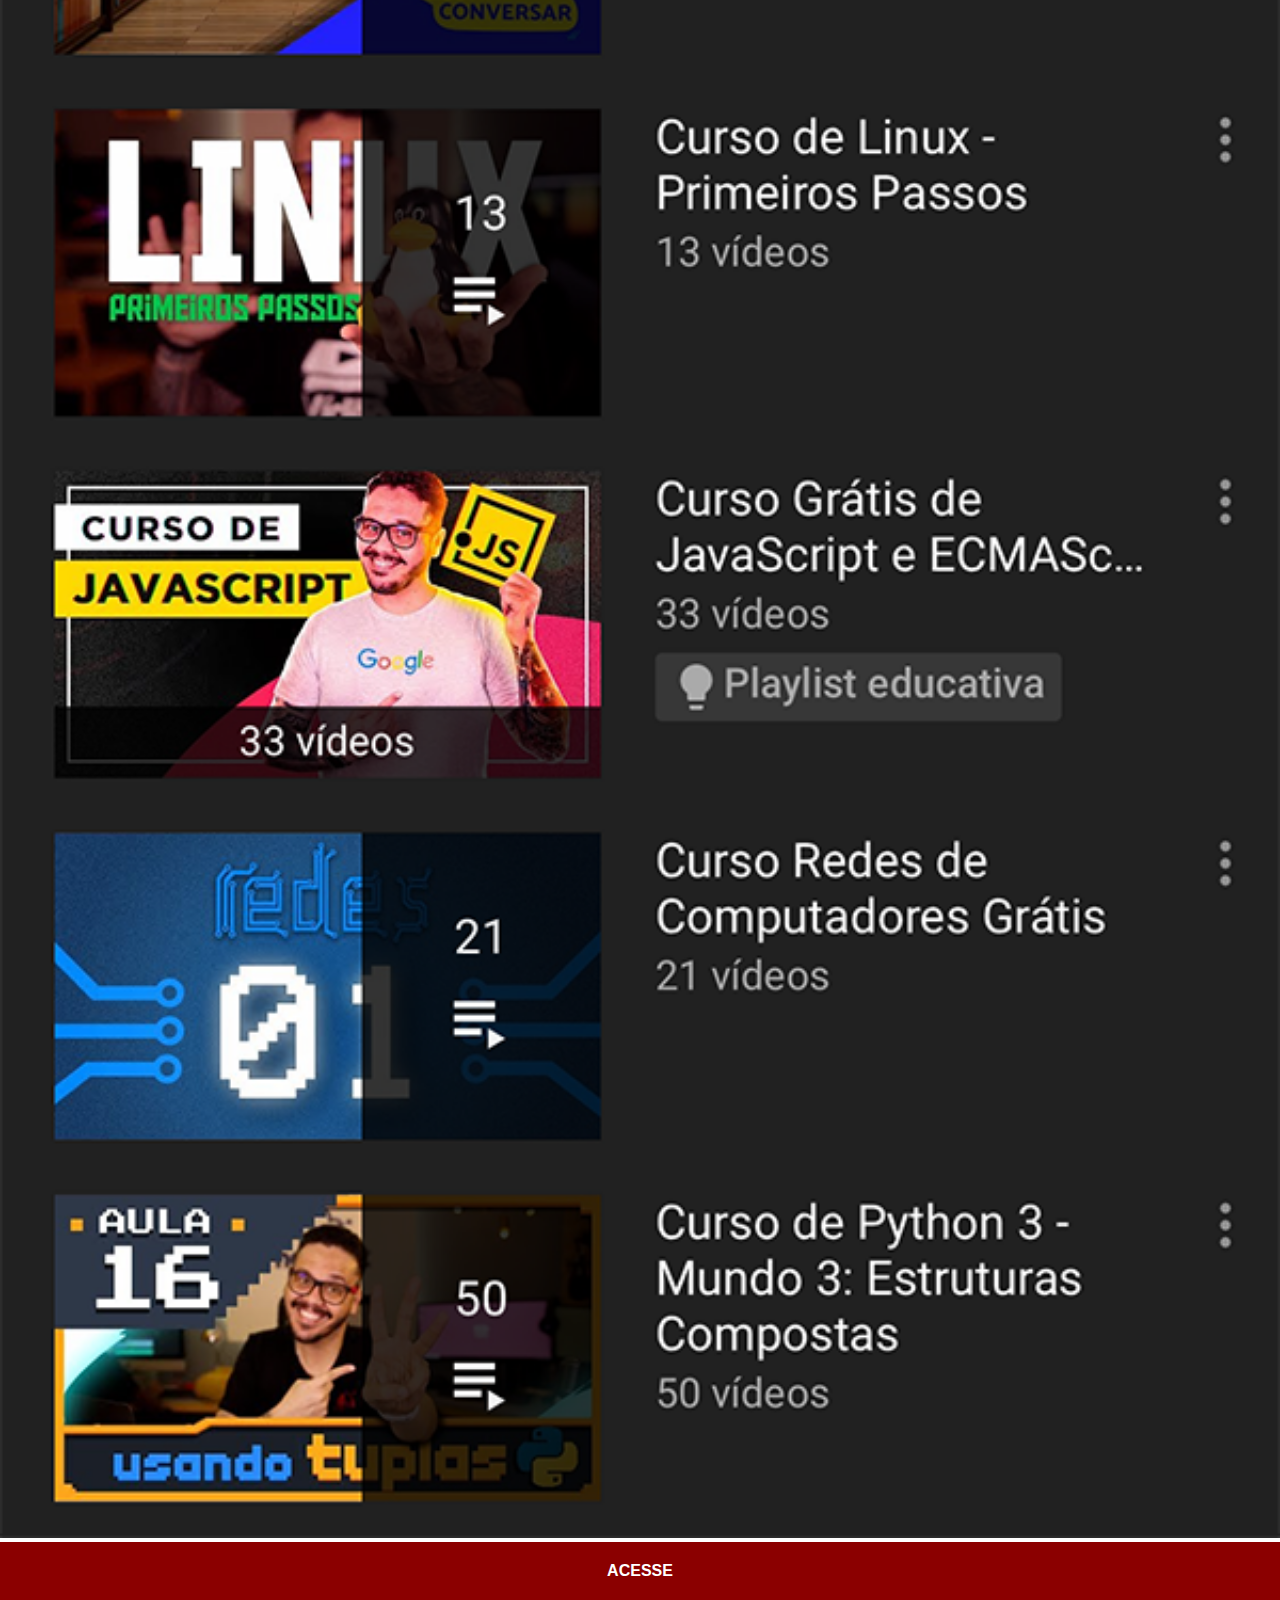
<file: youtube.html>
<!DOCTYPE html>
<html lang="pt-br">
<head>
    <meta charset="UTF-8">
    <meta name="viewport" content="width=device-width, initial-scale=1.0">
    <title>YouTube</title>
    <link rel="stylesheet" href="estilo/socials.css">
</head>
<body>
    <img src="pacote-d013/imagens/tela-youtube.png" alt="YouTube">
    <a href="https://www.youtube.com/c/CursoemV%C3%ADdeo" target="_blank">ACESSE</a>
</body>
</html>
</file>
<file: estilo/style.css>
@charset "UTF-8";

*{
    margin: 0;
    padding: 0;
    font-family: Arial, Helvetica, sans-serif;
}

html, body{
    height: 100vh;
    width: 100vw;
    background-color: black;
}

body{
    background: url('../pacote-d013/imagens/fundo-madeira.jpg') no-repeat top center;
    background-size: cover;
    background-attachment: fixed;
}

main{
    height: 100vh;
    position: relative;
}

section#telefone{
    height: 627px;
    width: 311px;
    position: absolute;
    top: 50%;
    left: 50%;
    transform: translate(-50%, -50%);
    background: url('../pacote-d013/imagens/frame-iphone.png') no-repeat;
}

iframe#tela{
    position: relative;
    top: 80px;
    left: 22px;
    width: 269px;
    height: 471px;
}
</file>
<file: estilo/socials.css>
@charset "UTF-8";

* {
    margin: 0;
    padding: 0;
    font-family: Arial, Helvetica, sans-serif;
    scrollbar-width: none;
}

img {
    width: 100%;
}

a {
    display: block;
    background-color: darkred;
    padding: 20px;
    text-align: center;
    text-decoration: none;
    font-weight: bolder;
    color: white;
}

a:hover {
    background-color: red;
}
</file>
